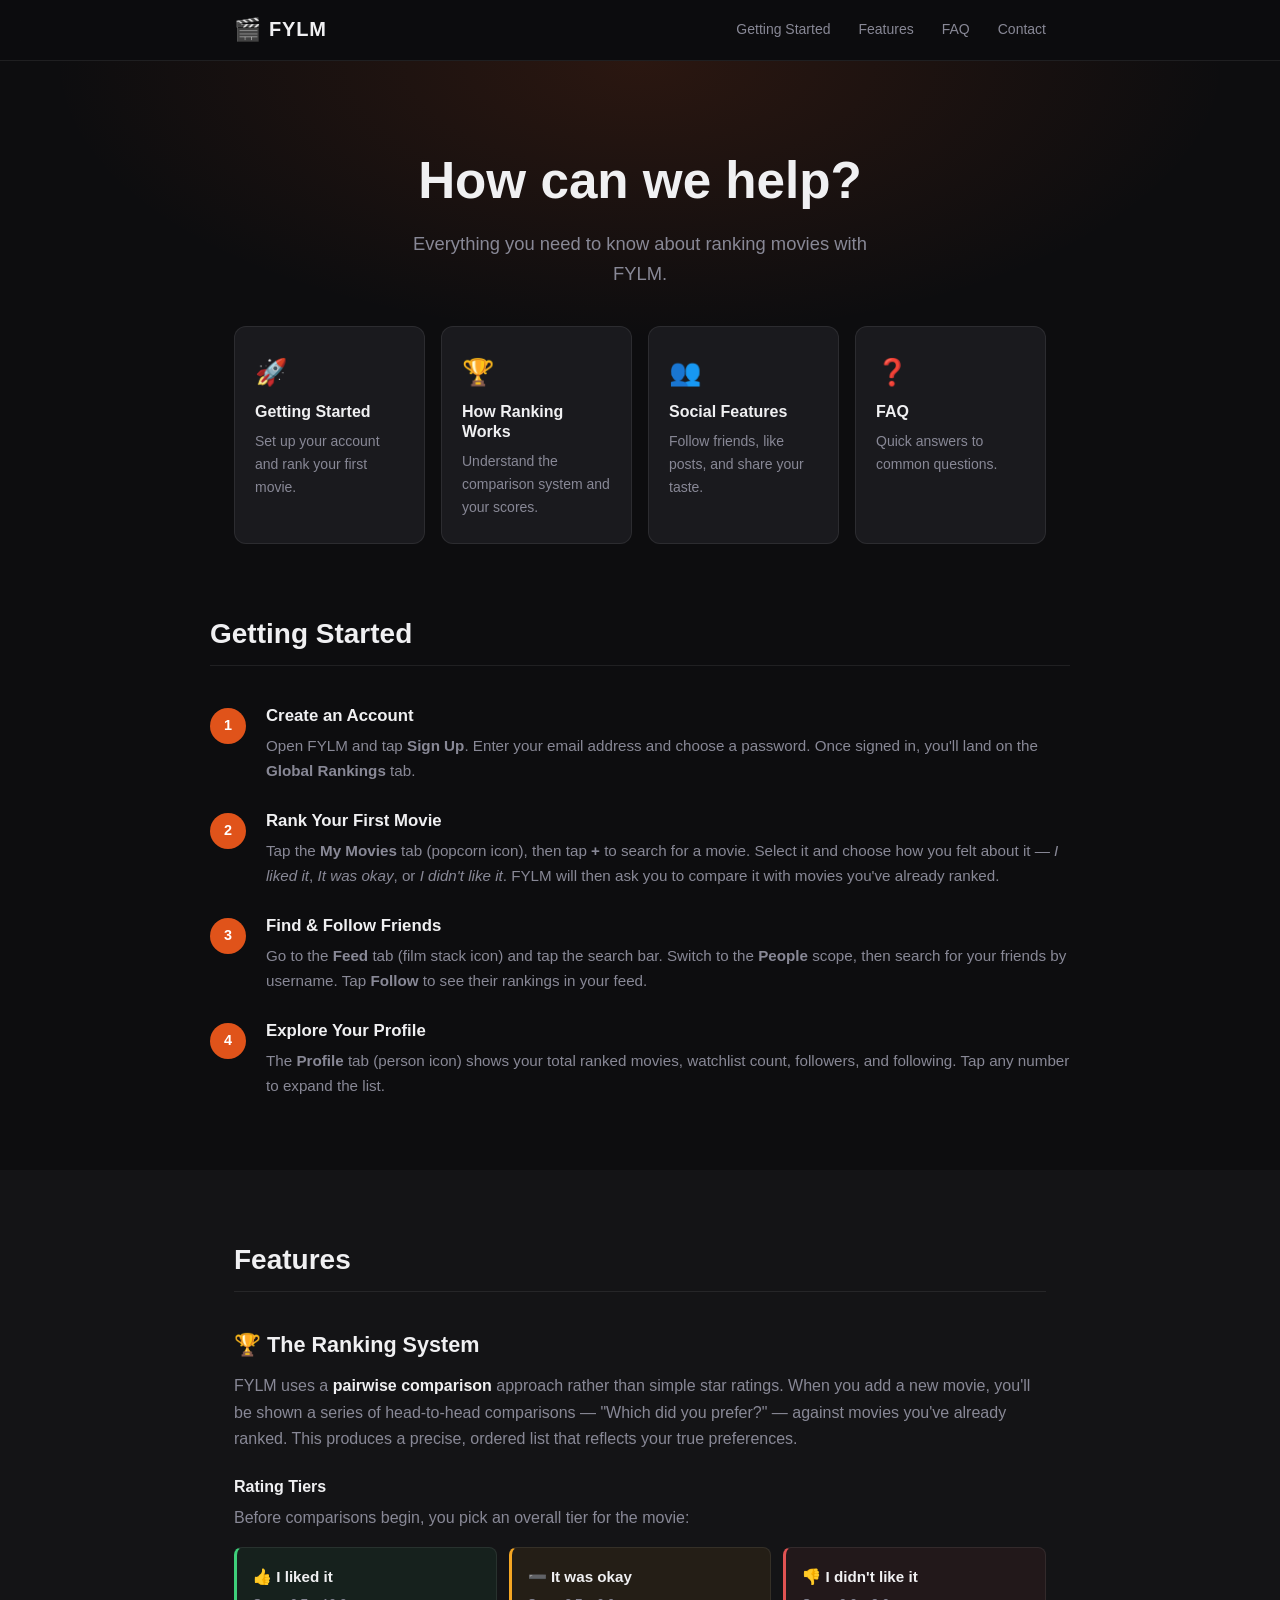
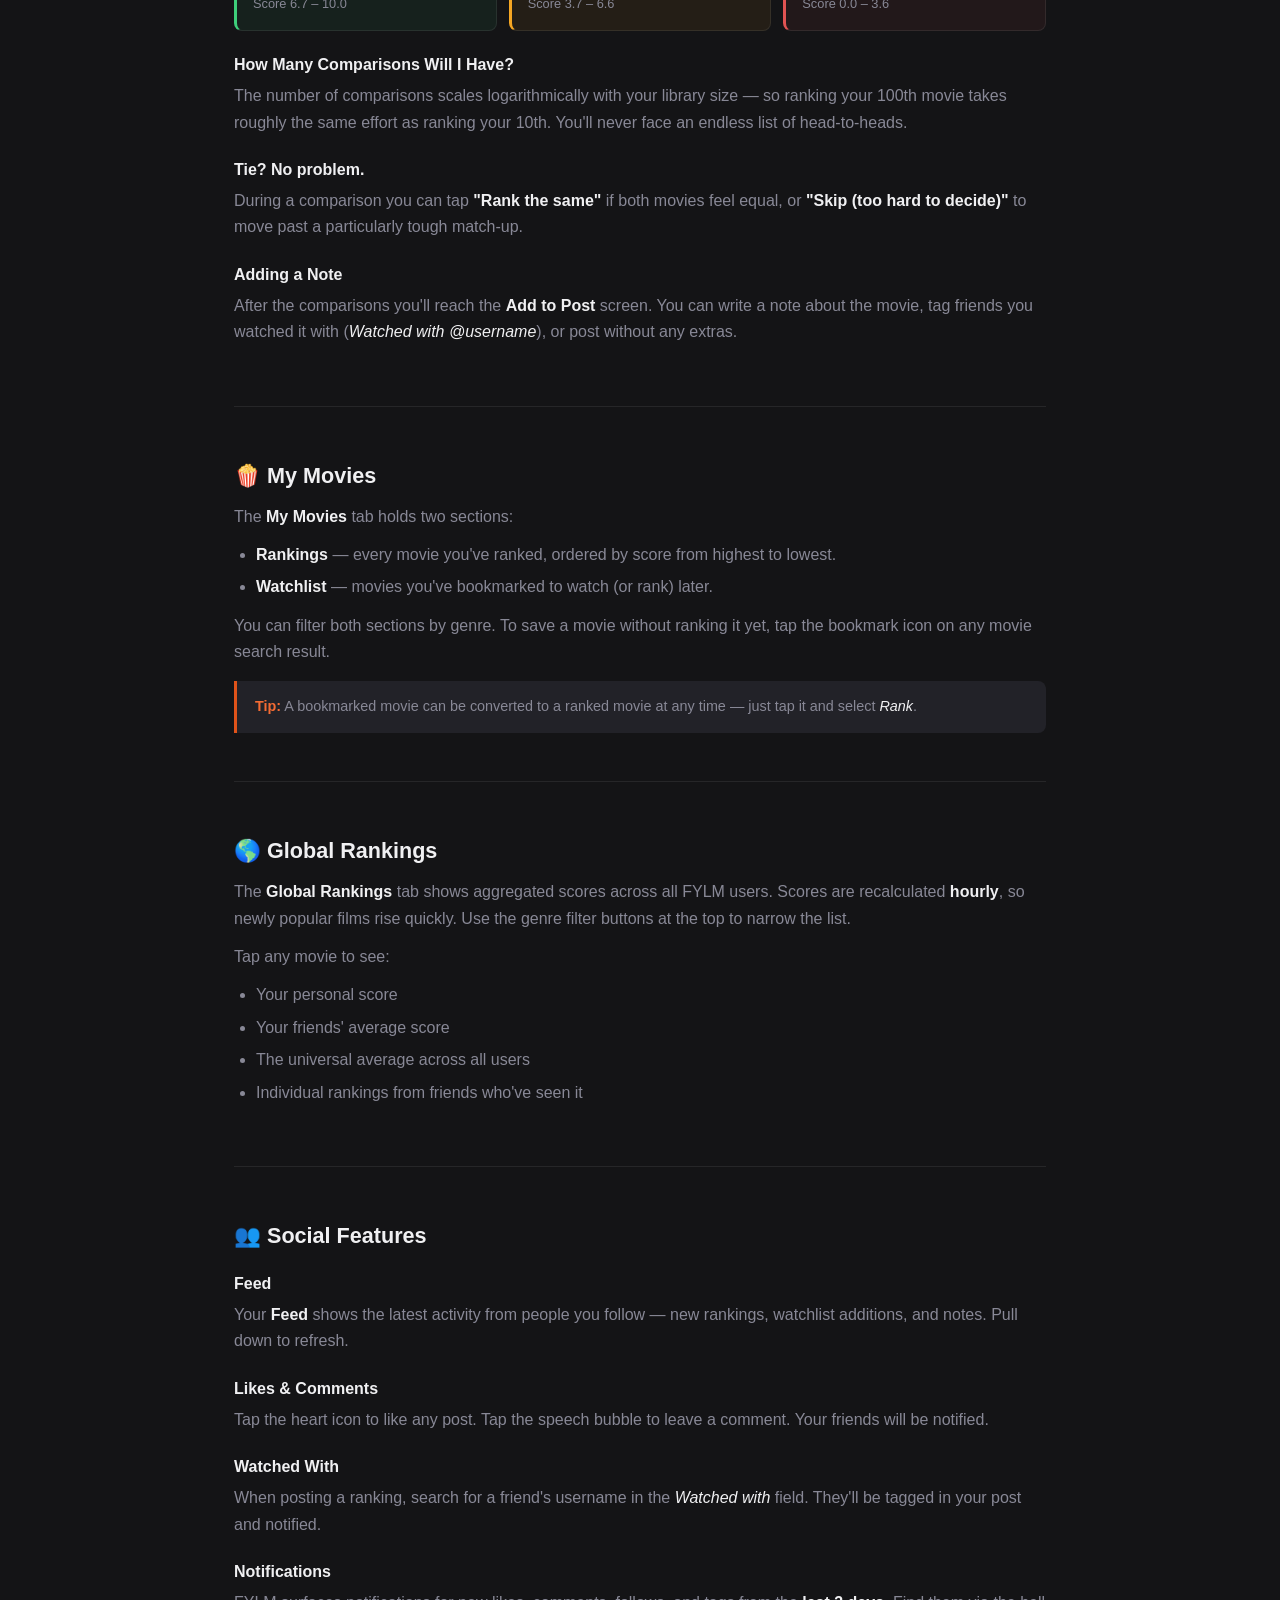
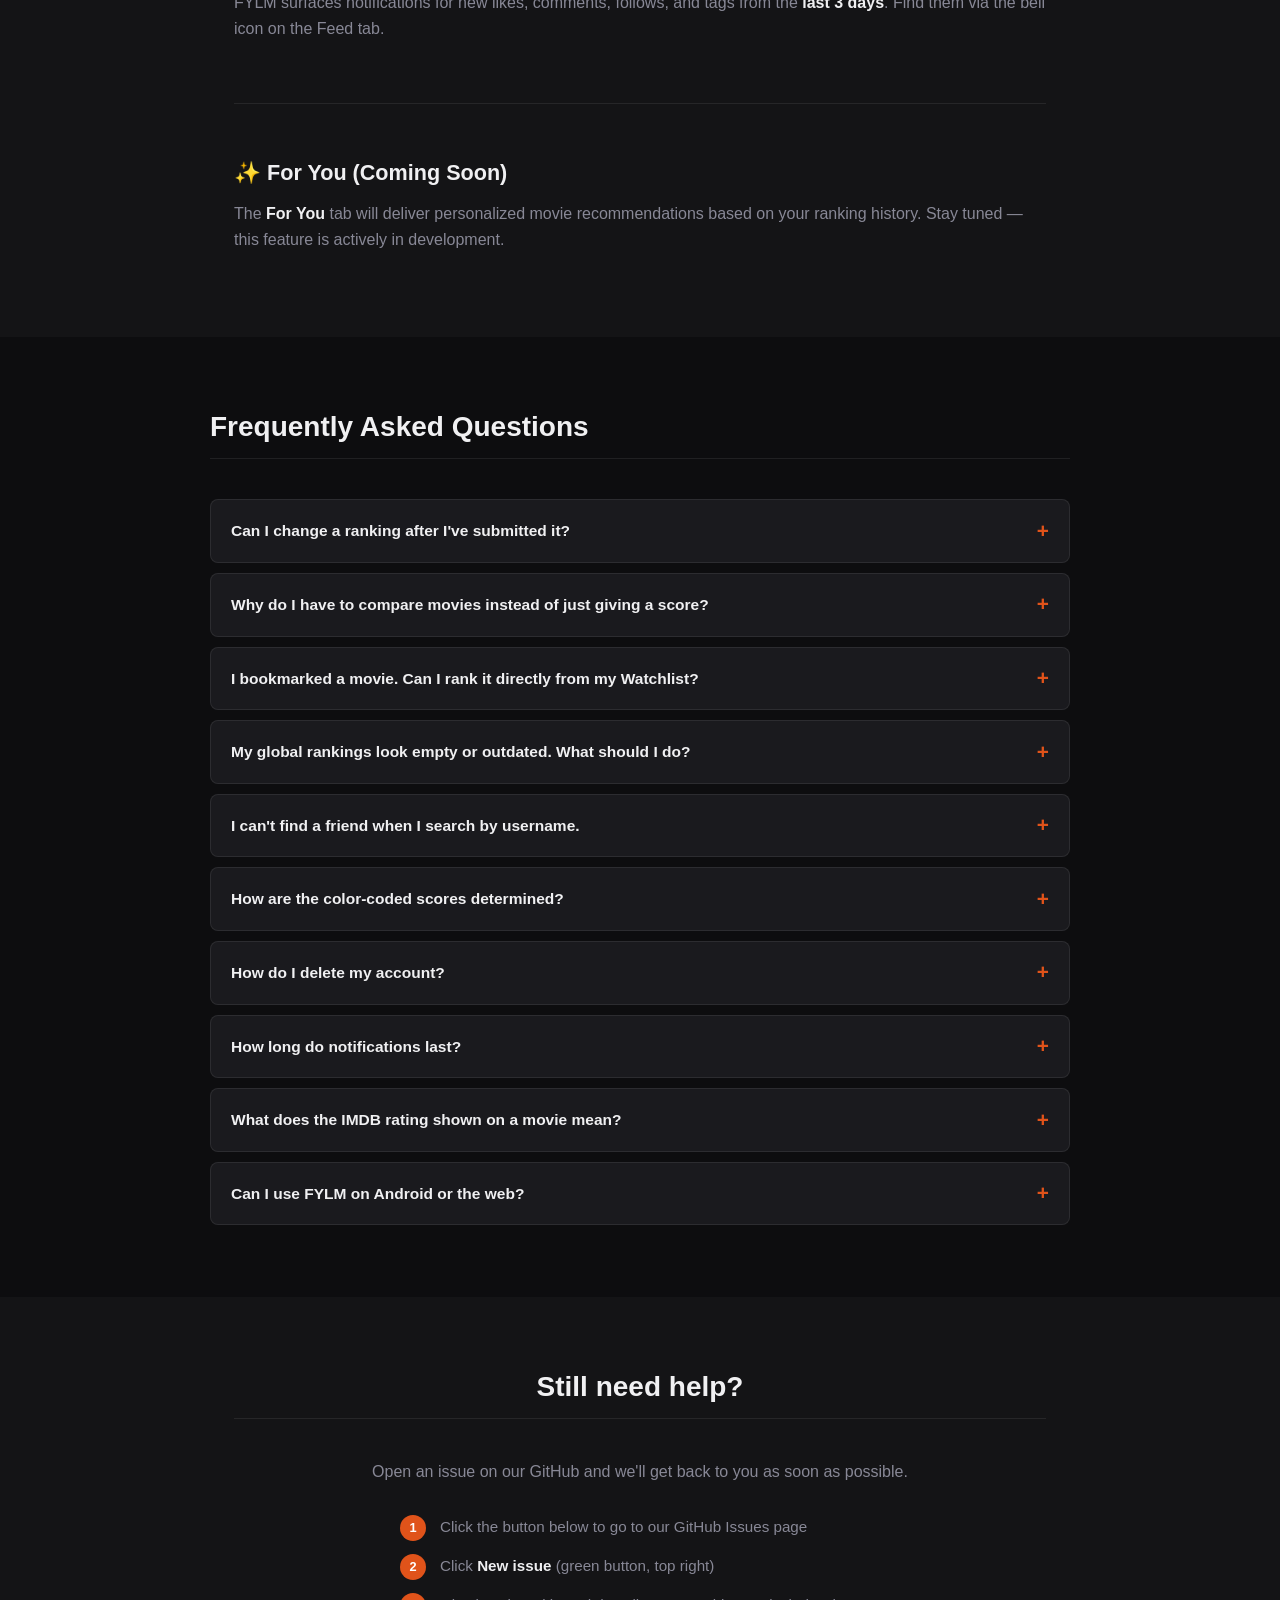
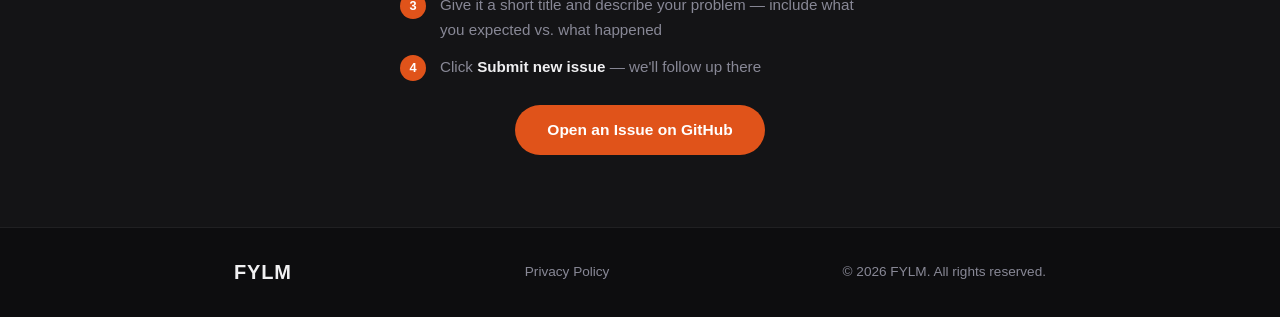
<file: index.html>
<!DOCTYPE html>
<html lang="en">
<head>
  <meta charset="UTF-8" />
  <meta name="viewport" content="width=device-width, initial-scale=1.0" />
  <title>FYLM Support</title>
  <link rel="stylesheet" href="styles.css" />
</head>
<body>

  <!-- Header -->
  <header>
    <div class="header-inner">
      <div class="logo-wrap">
        <span class="logo-icon">🎬</span>
        <span class="logo-text">FYLM</span>
      </div>
      <nav>
        <a href="#getting-started">Getting Started</a>
        <a href="#features">Features</a>
        <a href="#faq">FAQ</a>
        <a href="#contact">Contact</a>
      </nav>
    </div>
  </header>

  <!-- Hero -->
  <section class="hero">
    <h1>How can we help?</h1>
    <p class="subtitle">Everything you need to know about ranking movies with FYLM.</p>
  </section>

  <!-- Quick Links -->
  <section class="quick-links container">
    <a href="#getting-started" class="card">
      <span class="card-icon">🚀</span>
      <h3>Getting Started</h3>
      <p>Set up your account and rank your first movie.</p>
    </a>
    <a href="#ranking" class="card">
      <span class="card-icon">🏆</span>
      <h3>How Ranking Works</h3>
      <p>Understand the comparison system and your scores.</p>
    </a>
    <a href="#social" class="card">
      <span class="card-icon">👥</span>
      <h3>Social Features</h3>
      <p>Follow friends, like posts, and share your taste.</p>
    </a>
    <a href="#faq" class="card">
      <span class="card-icon">❓</span>
      <h3>FAQ</h3>
      <p>Quick answers to common questions.</p>
    </a>
  </section>

  <!-- Getting Started -->
  <section id="getting-started" class="section container">
    <h2>Getting Started</h2>

    <div class="step-list">
      <div class="step">
        <div class="step-num">1</div>
        <div class="step-body">
          <h3>Create an Account</h3>
          <p>Open FYLM and tap <strong>Sign Up</strong>. Enter your email address and choose a password. Once signed in, you'll land on the <strong>Global Rankings</strong> tab.</p>
        </div>
      </div>
      <div class="step">
        <div class="step-num">2</div>
        <div class="step-body">
          <h3>Rank Your First Movie</h3>
          <p>Tap the <strong>My Movies</strong> tab (popcorn icon), then tap <strong>+</strong> to search for a movie. Select it and choose how you felt about it — <em>I liked it</em>, <em>It was okay</em>, or <em>I didn't like it</em>. FYLM will then ask you to compare it with movies you've already ranked.</p>
        </div>
      </div>
      <div class="step">
        <div class="step-num">3</div>
        <div class="step-body">
          <h3>Find & Follow Friends</h3>
          <p>Go to the <strong>Feed</strong> tab (film stack icon) and tap the search bar. Switch to the <strong>People</strong> scope, then search for your friends by username. Tap <strong>Follow</strong> to see their rankings in your feed.</p>
        </div>
      </div>
      <div class="step">
        <div class="step-num">4</div>
        <div class="step-body">
          <h3>Explore Your Profile</h3>
          <p>The <strong>Profile</strong> tab (person icon) shows your total ranked movies, watchlist count, followers, and following. Tap any number to expand the list.</p>
        </div>
      </div>
    </div>
  </section>

  <!-- Features -->
  <section id="features" class="section section-alt">
    <div class="container">
      <h2>Features</h2>

      <!-- Ranking -->
      <div id="ranking" class="feature-block">
        <h3>🏆 The Ranking System</h3>
        <p>FYLM uses a <strong>pairwise comparison</strong> approach rather than simple star ratings. When you add a new movie, you'll be shown a series of head-to-head comparisons — "Which did you prefer?" — against movies you've already ranked. This produces a precise, ordered list that reflects your true preferences.</p>

        <h4>Rating Tiers</h4>
        <p>Before comparisons begin, you pick an overall tier for the movie:</p>
        <div class="tier-grid">
          <div class="tier tier-like">
            <span class="tier-label">👍 I liked it</span>
            <span class="tier-range">Score 6.7 – 10.0</span>
          </div>
          <div class="tier tier-ok">
            <span class="tier-label">➖ It was okay</span>
            <span class="tier-range">Score 3.7 – 6.6</span>
          </div>
          <div class="tier tier-dislike">
            <span class="tier-label">👎 I didn't like it</span>
            <span class="tier-range">Score 0.0 – 3.6</span>
          </div>
        </div>

        <h4>How Many Comparisons Will I Have?</h4>
        <p>The number of comparisons scales logarithmically with your library size — so ranking your 100th movie takes roughly the same effort as ranking your 10th. You'll never face an endless list of head-to-heads.</p>

        <h4>Tie? No problem.</h4>
        <p>During a comparison you can tap <strong>"Rank the same"</strong> if both movies feel equal, or <strong>"Skip (too hard to decide)"</strong> to move past a particularly tough match-up.</p>

        <h4>Adding a Note</h4>
        <p>After the comparisons you'll reach the <strong>Add to Post</strong> screen. You can write a note about the movie, tag friends you watched it with (<em>Watched with @username</em>), or post without any extras.</p>
      </div>

      <!-- My Movies -->
      <div class="feature-block">
        <h3>🍿 My Movies</h3>
        <p>The <strong>My Movies</strong> tab holds two sections:</p>
        <ul>
          <li><strong>Rankings</strong> — every movie you've ranked, ordered by score from highest to lowest.</li>
          <li><strong>Watchlist</strong> — movies you've bookmarked to watch (or rank) later.</li>
        </ul>
        <p>You can filter both sections by genre. To save a movie without ranking it yet, tap the bookmark icon on any movie search result.</p>
        <div class="tip">
          <strong>Tip:</strong> A bookmarked movie can be converted to a ranked movie at any time — just tap it and select <em>Rank</em>.
        </div>
      </div>

      <!-- Global Rankings -->
      <div class="feature-block">
        <h3>🌎 Global Rankings</h3>
        <p>The <strong>Global Rankings</strong> tab shows aggregated scores across all FYLM users. Scores are recalculated <strong>hourly</strong>, so newly popular films rise quickly. Use the genre filter buttons at the top to narrow the list.</p>
        <p>Tap any movie to see:</p>
        <ul>
          <li>Your personal score</li>
          <li>Your friends' average score</li>
          <li>The universal average across all users</li>
          <li>Individual rankings from friends who've seen it</li>
        </ul>
      </div>

      <!-- Social -->
      <div id="social" class="feature-block">
        <h3>👥 Social Features</h3>

        <h4>Feed</h4>
        <p>Your <strong>Feed</strong> shows the latest activity from people you follow — new rankings, watchlist additions, and notes. Pull down to refresh.</p>

        <h4>Likes & Comments</h4>
        <p>Tap the heart icon to like any post. Tap the speech bubble to leave a comment. Your friends will be notified.</p>

        <h4>Watched With</h4>
        <p>When posting a ranking, search for a friend's username in the <em>Watched with</em> field. They'll be tagged in your post and notified.</p>

        <h4>Notifications</h4>
        <p>FYLM surfaces notifications for new likes, comments, follows, and tags from the <strong>last 3 days</strong>. Find them via the bell icon on the Feed tab.</p>
      </div>

      <!-- For You -->
      <div class="feature-block">
        <h3>✨ For You (Coming Soon)</h3>
        <p>The <strong>For You</strong> tab will deliver personalized movie recommendations based on your ranking history. Stay tuned — this feature is actively in development.</p>
      </div>
    </div>
  </section>

  <!-- FAQ -->
  <section id="faq" class="section container">
    <h2>Frequently Asked Questions</h2>

    <div class="faq-list">

      <details class="faq-item">
        <summary>Can I change a ranking after I've submitted it?</summary>
        <p>Currently there's no in-place edit. To re-rank a movie, delete it from your Rankings list and rank it again from scratch. Your score will be recalculated through the full comparison flow.</p>
      </details>

      <details class="faq-item">
        <summary>Why do I have to compare movies instead of just giving a score?</summary>
        <p>Comparisons produce more accurate relative rankings. It's much easier to answer "Did I prefer Inception or Interstellar?" than to decide whether Inception deserves an 8.3 or an 8.6. The ELO algorithm translates your head-to-head choices into a precise numerical score automatically.</p>
      </details>

      <details class="faq-item">
        <summary>I bookmarked a movie. Can I rank it directly from my Watchlist?</summary>
        <p>Yes. Tap the movie in your <strong>Watchlist</strong> and select <em>Rank</em>. The movie will move from your Watchlist to your Rankings once the comparison flow is complete.</p>
      </details>

      <details class="faq-item">
        <summary>My global rankings look empty or outdated. What should I do?</summary>
        <p>Global scores update on an <strong>hourly schedule</strong>. Pull down to refresh the Global Rankings tab. If the list still looks empty, wait until the next hour mark for the recalculation to run.</p>
      </details>

      <details class="faq-item">
        <summary>I can't find a friend when I search by username.</summary>
        <p>Make sure you've switched to the <strong>People</strong> scope in the search bar (not Movies). Search results are limited to the closest 8 matches, so try a more specific username. Also confirm that your friend has already created an account on FYLM.</p>
      </details>

      <details class="faq-item">
        <summary>How are the color-coded scores determined?</summary>
        <p>Scores are color-coded by tier: <span class="pill green">green</span> for movies you liked (6.7–10.0), <span class="pill orange">orange</span> for movies you thought were okay (3.7–6.6), and <span class="pill red">red</span> for movies you didn't like (0.0–3.6). These tiers are set when you first choose how you felt about the movie.</p>
      </details>

      <details class="faq-item">
        <summary>How do I delete my account?</summary>
        <p>Go to your <strong>Profile</strong> tab, tap the menu icon in the top-right corner, and select <em>Delete Account</em>. You'll be asked to confirm. <strong>This action is permanent and cannot be undone.</strong></p>
      </details>

      <details class="faq-item">
        <summary>How long do notifications last?</summary>
        <p>FYLM shows notifications for activity from the <strong>last 3 days</strong>. Older notifications are automatically cleared.</p>
      </details>

      <details class="faq-item">
        <summary>What does the IMDB rating shown on a movie mean?</summary>
        <p>The yellow star rating is IMDB's public score pulled directly from the movie database — it reflects crowd opinion across all IMDB users, not your personal FYLM score.</p>
      </details>

      <details class="faq-item">
        <summary>Can I use FYLM on Android or the web?</summary>
        <p>FYLM is currently an <strong>iOS-only app</strong>. Android and web versions are not available at this time.</p>
      </details>

    </div>
  </section>

  <!-- Contact -->
  <section id="contact" class="section section-alt">
    <div class="container contact-block">
      <h2>Still need help?</h2>
      <p>Open an issue on our GitHub and we'll get back to you as soon as possible.</p>
      <div class="issue-steps">
        <div class="issue-step">
          <span class="issue-num">1</span>
          <span>Click the button below to go to our GitHub Issues page</span>
        </div>
        <div class="issue-step">
          <span class="issue-num">2</span>
          <span>Click <strong>New issue</strong> (green button, top right)</span>
        </div>
        <div class="issue-step">
          <span class="issue-num">3</span>
          <span>Give it a short title and describe your problem — include what you expected vs. what happened</span>
        </div>
        <div class="issue-step">
          <span class="issue-num">4</span>
          <span>Click <strong>Submit new issue</strong> — we'll follow up there</span>
        </div>
      </div>
      <a href="https://github.com/MihirYJoshi/FYLM_Support/issues/new" target="_blank" rel="noopener" class="btn">Open an Issue on GitHub</a>
    </div>
  </section>

  <!-- Footer -->
  <footer>
    <div class="container footer-inner">
      <span class="logo-text">FYLM</span>
      <span class="footer-links">
        <a href="https://docs.google.com/document/d/1uNvGDgehZJpxEpvgU_408r0LHbyTpSmrm4xIyBCGPos/edit?usp=sharing" target="_blank" rel="noopener">Privacy Policy</a>
      </span>
      <span class="footer-copy">&copy; 2026 FYLM. All rights reserved.</span>
    </div>
  </footer>

</body>
</html>
</file>
<file: styles.css>
/* ============================
   Base & Reset
   ============================ */
*, *::before, *::after { box-sizing: border-box; margin: 0; padding: 0; }

:root {
  --bg: #0d0d0f;
  --bg-alt: #141416;
  --surface: #1a1a1e;
  --surface-raised: #222228;
  --border: rgba(255,255,255,0.08);
  --text: #f0f0f2;
  --text-muted: #888896;
  --accent: #e0531a;
  --accent-light: #f46b33;
  --green: #3ecf7a;
  --orange: #f5a623;
  --red: #e05353;
  --radius: 12px;
  --radius-sm: 8px;
  --font: -apple-system, BlinkMacSystemFont, "Segoe UI", Helvetica, Arial, sans-serif;
}

html { scroll-behavior: smooth; }

body {
  font-family: var(--font);
  background: var(--bg);
  color: var(--text);
  line-height: 1.65;
  font-size: 16px;
}

a { color: var(--accent-light); text-decoration: none; }
a:hover { text-decoration: underline; }

h1,h2,h3,h4 { line-height: 1.25; font-weight: 700; }

/* ============================
   Layout
   ============================ */
.container { max-width: 860px; margin: 0 auto; padding: 0 24px; }

.section { padding: 72px 0; }
.section-alt { background: var(--bg-alt); }

/* ============================
   Header
   ============================ */
header {
  position: sticky;
  top: 0;
  z-index: 100;
  background: rgba(13,13,15,0.85);
  backdrop-filter: blur(12px);
  -webkit-backdrop-filter: blur(12px);
  border-bottom: 1px solid var(--border);
}

.header-inner {
  max-width: 860px;
  margin: 0 auto;
  padding: 0 24px;
  height: 60px;
  display: flex;
  align-items: center;
  justify-content: space-between;
}

.logo-wrap { display: flex; align-items: center; gap: 8px; }
.logo-icon { font-size: 22px; }
.logo-text { font-size: 20px; font-weight: 800; letter-spacing: 0.04em; color: var(--text); }

nav { display: flex; gap: 28px; }
nav a { color: var(--text-muted); font-size: 14px; font-weight: 500; transition: color 0.15s; }
nav a:hover { color: var(--text); text-decoration: none; }

/* ============================
   Hero
   ============================ */
.hero {
  text-align: center;
  padding: 88px 24px 72px;
  background: radial-gradient(ellipse at 50% 0%, rgba(224,83,26,0.14) 0%, transparent 65%);
}

.hero h1 { font-size: clamp(2rem, 5vw, 3.2rem); margin-bottom: 16px; }
.hero .subtitle { font-size: 1.15rem; color: var(--text-muted); max-width: 480px; margin: 0 auto; }

/* ============================
   Quick-link Cards
   ============================ */
.quick-links {
  display: grid;
  grid-template-columns: repeat(auto-fit, minmax(180px, 1fr));
  gap: 16px;
  padding-top: 0;
  padding-bottom: 0;
  margin-top: -36px;
  margin-bottom: 0;
  position: relative;
  z-index: 1;
}

.card {
  display: flex;
  flex-direction: column;
  gap: 8px;
  background: var(--surface);
  border: 1px solid var(--border);
  border-radius: var(--radius);
  padding: 24px 20px;
  transition: border-color 0.15s, transform 0.15s;
  color: var(--text);
}

.card:hover {
  border-color: var(--accent);
  transform: translateY(-2px);
  text-decoration: none;
}

.card-icon { font-size: 26px; }
.card h3 { font-size: 1rem; font-weight: 700; }
.card p { font-size: 0.875rem; color: var(--text-muted); margin: 0; }

/* ============================
   Section Headings
   ============================ */
.section h2, .section-alt .container h2 {
  font-size: 1.75rem;
  margin-bottom: 40px;
  padding-bottom: 14px;
  border-bottom: 1px solid var(--border);
}

/* ============================
   Steps (Getting Started)
   ============================ */
.step-list { display: flex; flex-direction: column; gap: 28px; }

.step {
  display: flex;
  gap: 20px;
  align-items: flex-start;
}

.step-num {
  flex-shrink: 0;
  width: 36px;
  height: 36px;
  border-radius: 50%;
  background: var(--accent);
  color: #fff;
  font-weight: 800;
  font-size: 0.9rem;
  display: flex;
  align-items: center;
  justify-content: center;
  margin-top: 2px;
}

.step-body h3 { font-size: 1.05rem; margin-bottom: 6px; }
.step-body p { color: var(--text-muted); font-size: 0.95rem; }

/* ============================
   Feature Blocks
   ============================ */
.feature-block {
  margin-bottom: 56px;
  padding-bottom: 48px;
  border-bottom: 1px solid var(--border);
}
.feature-block:last-child { border-bottom: none; margin-bottom: 0; padding-bottom: 0; }

.feature-block h3 { font-size: 1.35rem; margin-bottom: 14px; }
.feature-block h4 { font-size: 1rem; font-weight: 600; margin-top: 24px; margin-bottom: 8px; color: var(--text); }
.feature-block p { color: var(--text-muted); margin-bottom: 12px; }
.feature-block ul { color: var(--text-muted); padding-left: 22px; margin-bottom: 12px; }
.feature-block ul li { margin-bottom: 6px; }
.feature-block strong { color: var(--text); }
.feature-block em { color: var(--text); font-style: italic; }

/* Tier Grid */
.tier-grid {
  display: grid;
  grid-template-columns: repeat(auto-fit, minmax(160px, 1fr));
  gap: 12px;
  margin: 16px 0;
}

.tier {
  display: flex;
  flex-direction: column;
  gap: 4px;
  padding: 16px;
  border-radius: var(--radius-sm);
  border: 1px solid var(--border);
}

.tier-like  { border-left: 3px solid var(--green);  background: rgba(62,207,122,0.07); }
.tier-ok    { border-left: 3px solid var(--orange); background: rgba(245,166,35,0.07); }
.tier-dislike { border-left: 3px solid var(--red);  background: rgba(224,83,83,0.07); }

.tier-label { font-weight: 600; font-size: 0.95rem; }
.tier-range { font-size: 0.8rem; color: var(--text-muted); }

/* Tip Box */
.tip {
  background: var(--surface-raised);
  border-left: 3px solid var(--accent);
  border-radius: 0 var(--radius-sm) var(--radius-sm) 0;
  padding: 14px 18px;
  font-size: 0.9rem;
  color: var(--text-muted);
  margin-top: 16px;
}
.tip strong { color: var(--accent-light); }

/* ============================
   FAQ
   ============================ */
.faq-list { display: flex; flex-direction: column; gap: 10px; }

.faq-item {
  background: var(--surface);
  border: 1px solid var(--border);
  border-radius: var(--radius-sm);
  overflow: hidden;
  transition: border-color 0.15s;
}
.faq-item[open] { border-color: rgba(224,83,26,0.4); }

.faq-item summary {
  padding: 18px 20px;
  font-weight: 600;
  font-size: 0.97rem;
  cursor: pointer;
  list-style: none;
  display: flex;
  align-items: center;
  justify-content: space-between;
  user-select: none;
}

.faq-item summary::-webkit-details-marker { display: none; }

.faq-item summary::after {
  content: "+";
  font-size: 1.3rem;
  color: var(--accent);
  line-height: 1;
  flex-shrink: 0;
}

.faq-item[open] summary::after { content: "−"; }

.faq-item p {
  padding: 0 20px 18px;
  color: var(--text-muted);
  font-size: 0.93rem;
  line-height: 1.7;
}

/* Color pills inside FAQ */
.pill {
  display: inline-block;
  padding: 1px 8px;
  border-radius: 999px;
  font-size: 0.85rem;
  font-weight: 600;
}
.pill.green  { background: rgba(62,207,122,0.15); color: var(--green); }
.pill.orange { background: rgba(245,166,35,0.15); color: var(--orange); }
.pill.red    { background: rgba(224,83,83,0.15);  color: var(--red); }

/* ============================
   Contact
   ============================ */
.contact-block {
  text-align: center;
}
.contact-block h2 { border-bottom: none; margin-bottom: 12px; }
.contact-block p  { color: var(--text-muted); margin-bottom: 28px; }

.btn {
  display: inline-block;
  background: var(--accent);
  color: #fff;
  font-weight: 700;
  font-size: 0.97rem;
  padding: 12px 32px;
  border-radius: 999px;
  transition: background 0.15s, transform 0.1s;
}
.btn:hover { background: var(--accent-light); text-decoration: none; transform: translateY(-1px); }

/* Issue Steps */
.issue-steps {
  display: flex;
  flex-direction: column;
  gap: 12px;
  margin: 24px auto;
  max-width: 480px;
  text-align: left;
}

.issue-step {
  display: flex;
  align-items: flex-start;
  gap: 14px;
  font-size: 0.95rem;
  color: var(--text-muted);
}

.issue-num {
  flex-shrink: 0;
  width: 26px;
  height: 26px;
  border-radius: 50%;
  background: var(--accent);
  color: #fff;
  font-weight: 800;
  font-size: 0.8rem;
  display: flex;
  align-items: center;
  justify-content: center;
  margin-top: 1px;
}

.issue-step strong { color: var(--text); }

/* ============================
   Footer
   ============================ */
footer {
  background: var(--bg);
  border-top: 1px solid var(--border);
  padding: 28px 0;
}

.footer-inner {
  display: flex;
  align-items: center;
  justify-content: space-between;
  flex-wrap: wrap;
  gap: 12px;
  font-size: 0.85rem;
}

.footer-links a { color: var(--text-muted); }
.footer-links a:hover { color: var(--text); }
.footer-copy { color: var(--text-muted); }

/* ============================
   Responsive
   ============================ */
@media (max-width: 600px) {
  nav { display: none; }

  .hero { padding: 64px 20px 52px; }

  .quick-links {
    grid-template-columns: 1fr 1fr;
    margin-top: -24px;
  }

  .step { flex-direction: column; gap: 10px; }
  .step-num { width: 30px; height: 30px; font-size: 0.8rem; }

  .tier-grid { grid-template-columns: 1fr; }

  .footer-inner { flex-direction: column; align-items: flex-start; }
}
</file>
